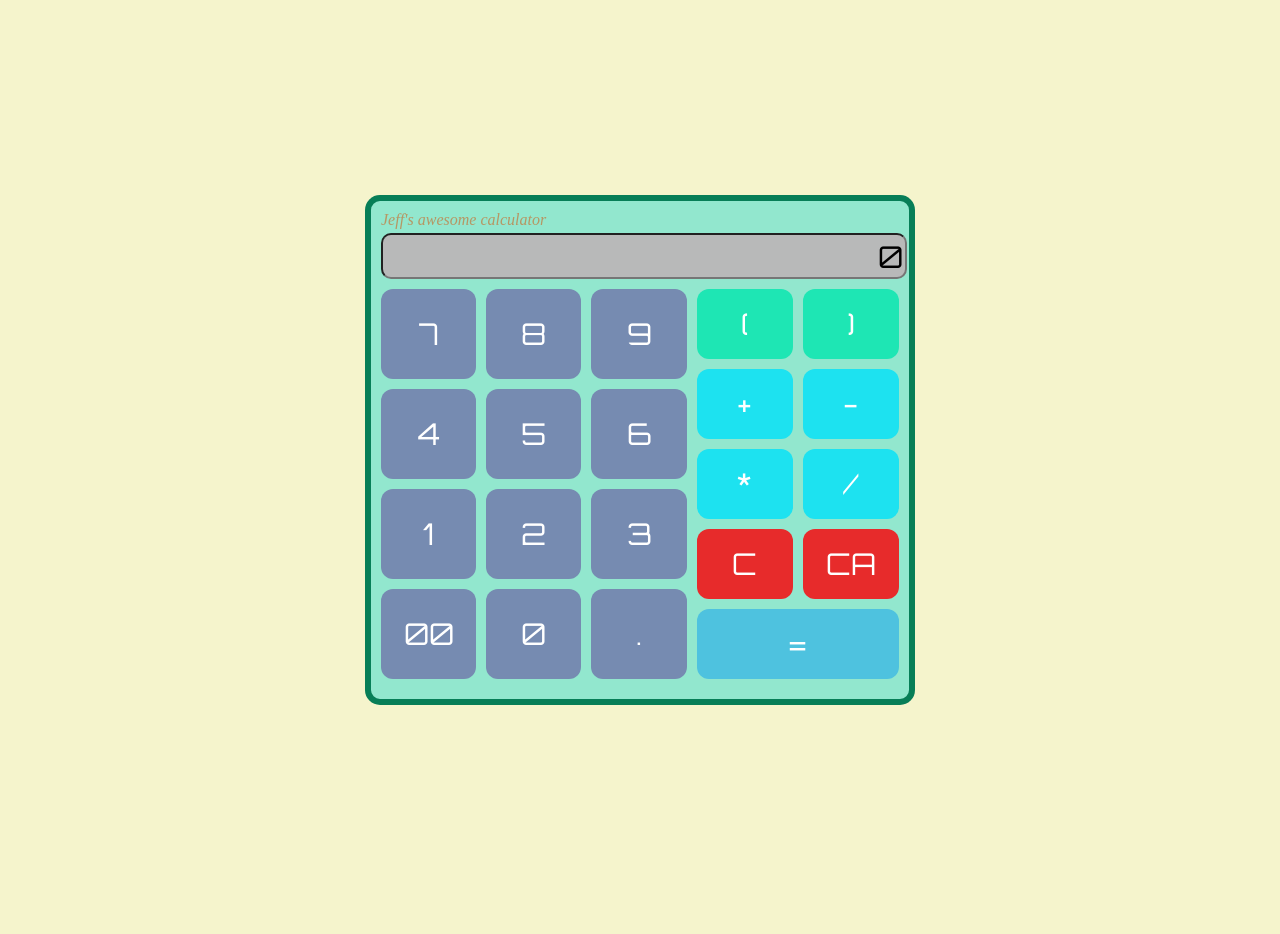
<file: projects/calculator-project/index.html>
<!DOCTYPE html>
<html>
  <head>
    <title>Jeff's Amazing Calculator</title>
    <meta charset="UTF-8">
    <link rel="stylesheet" href="styles/style.css" type="text/css">
    <!-- <meta name="viewport" content="width=device-width, initial-scale=1.0"> -->
    <link href="https://fonts.googleapis.com/css?family=Roboto+Mono:300,400,700" rel="stylesheet">
    <link href="https://fonts.googleapis.com/css?family=Orbitron" rel="stylesheet">
  </head>
  <body>
    <div id="container">
        <header>
            <h1></h1>
            <h1></h1>
        </header>
        <div id="calculator">
          <div id="model">
            <p>Jeff's awesome calculator</p>
          </div>
          <input id="screen" value=0>
          <div id="keypads">
            <div id="numbers">
              <div class='number' onclick="newInput(7)">7</div>
              <div class='number' onclick="newInput(8)">8</div>
              <div class='number' onclick="newInput(9)">9</div>
              <div class='number' onclick="newInput(4)">4</div>
              <div class='number' onclick="newInput(5)">5</div>
              <div class='number' onclick="newInput(6)">6</div>
              <div class='number' onclick="newInput(1)">1</div>
              <div class='number' onclick="newInput(2)">2</div>
              <div class='number' onclick="newInput(3)">3</div>
              <div class='number' onclick="newInput('00')">00</div>
              <div class='number' onclick="newInput(0)">0</div>
              <div class='number' onclick="newInput('.')">.</div>
            </div>
            <div id="others">
              <div class="parenthesis" onclick="newInput('(')">(</div>  
              <div class="parenthesis" onclick="newInput(')')">)</div>
              <div class="operator" onclick="newInput('+')">+</div>
              <div class="operator" onclick="newInput('-')">-</div>
              <div class="operator" onclick="newInput('*')">*</div>
              <div class="operator" onclick="newInput('/')">/</div>            
              <div id="clear" onclick="removeSingleInput()">C</div>
              <div id="clear" onclick="removeAllInput()">CA</div>
              <div id="result" onclick="evaluateFormula()">=</div>
            </div>
          </div>
        </div>
    </div>
    <script src="js/operations.js"></script>
    <script src="js/controls.js"></script>
    <script src="js/interactions.js"></script>
  </body>
</html>
</file>
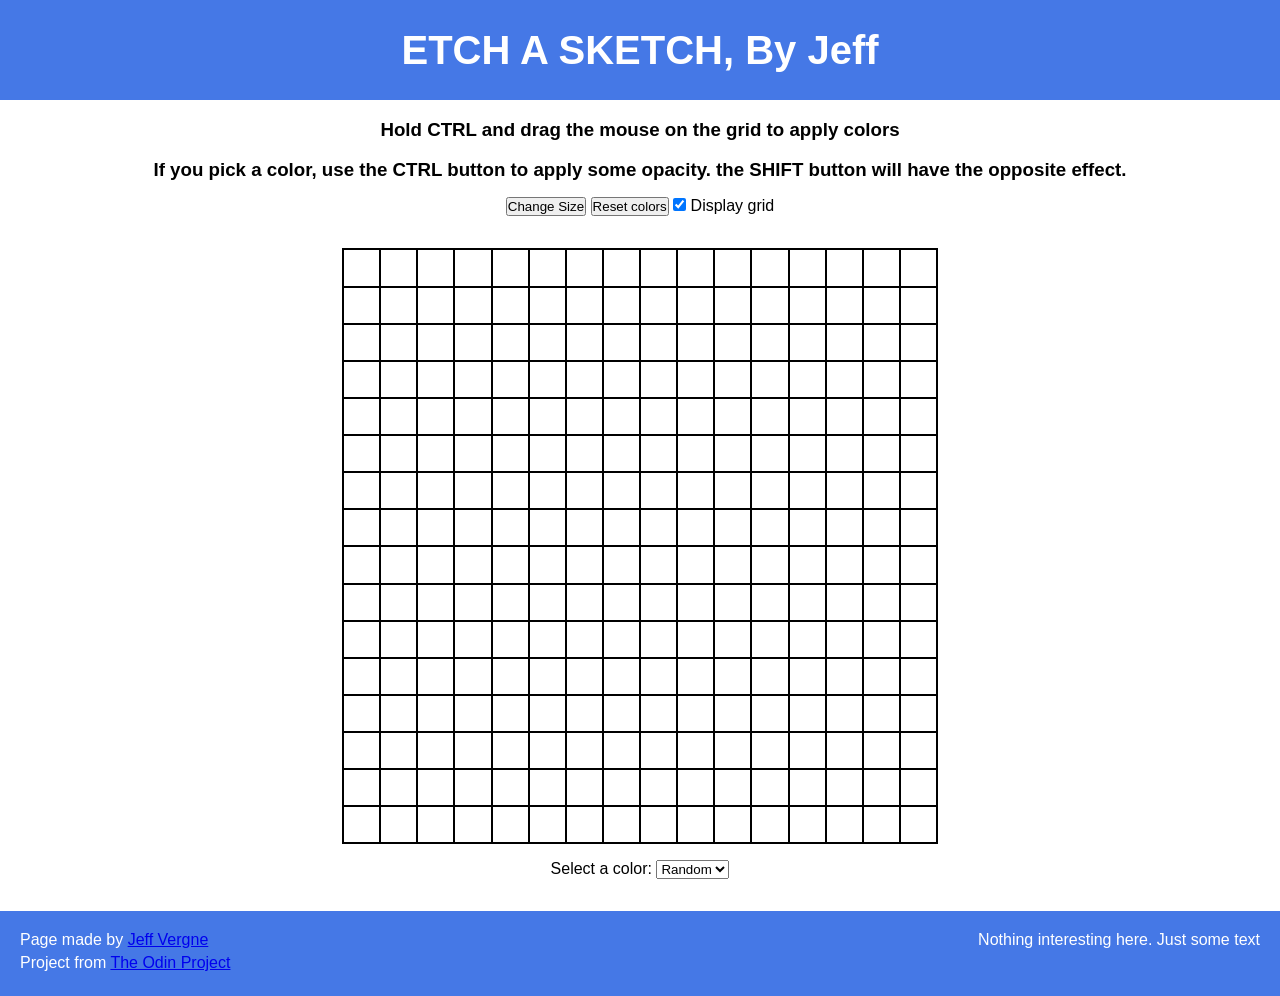
<file: projects/etch-a-sketch-project/index.html>
<!DOCTYPE html>

<head>
    <meta charset="UTF-8">
    <title>Etch a Sketch By Jeff</title>
    <link rel="stylesheet" href="styles/style.css">
</head>

<body>
    <div id="container">
        <header>
            <h1>ETCH A SKETCH, By Jeff</h1>
        </header>
        <div class="main">
            <h3>Hold CTRL and drag the mouse on the grid to apply colors</h3>
            <h3>If you pick a color, use the CTRL button to apply some opacity. the SHIFT button will have the opposite effect.</h3>
            <div class="buttonsUp">
                <button id="changeSize">Change Size</button>
                <button id="resetColors">Reset colors</button>
                <input type="checkbox" id="displayGrid" value="active" checked/>
                <label for="scales">Display grid</label>
            </div>
            <div id="grid">
            </div>
            <div class=buttonsDown>
                <p>Select a color: <select id="colorChosen" name="colorList" form="colorForm" onchange="changeColor.call(this, event)">
                        <option class="random" value="random">Random</option>
                        <option class="white" value="white">White</option>
                        <option class="black" value="black">Black</option>
                        <option class="purple" value="purple">Purple</option>
                        <option class="indigo" value="indigo">Indigo</option>
                        <option class="blue" value="blue">Blue</option>
                        <option class="green" value="green">Green</option>
                        <option class="yellow" value="yellow">Yellow</option>
                        <option class="orange" value="orange">Orange</option>
                        <option class="red" value="red">Red</option>
                    </select> </p>

            </div>
        </div>
        <footer>
            <div id="left">
                <p>Page made by <a href="https://github.com/JeffFromParis" target="_blank">Jeff Vergne</a></p>
                <p>Project from <a href="https://www.theodinproject.com/courses/web-development-101/lessons/etch-a-sketch-project"
                        target="_blank">The Odin Project</a></p>
            </div>
            <div id="right">
                <p>Nothing interesting here. Just some text</p>
            </div>
        </footer>
    </div>
    <script src="js/etch-a-sketch.js"></script>
</body>
</file>
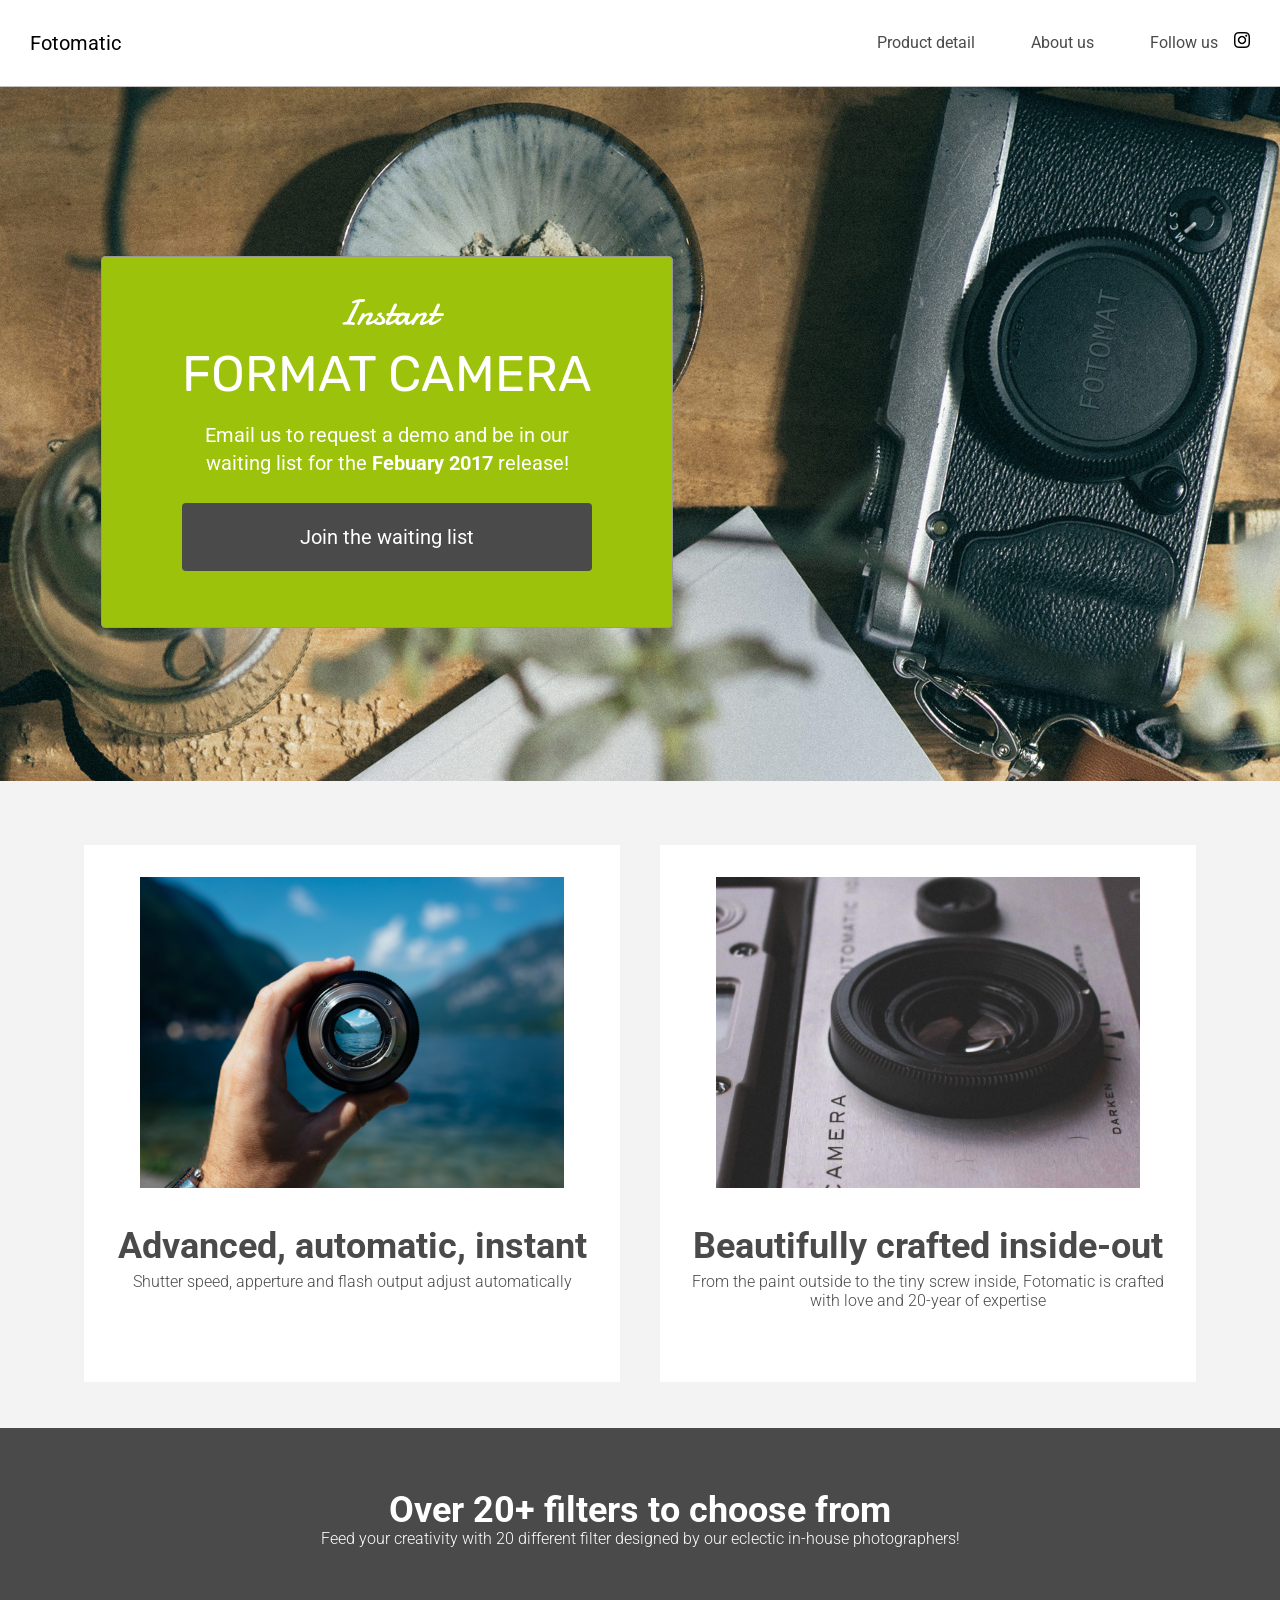
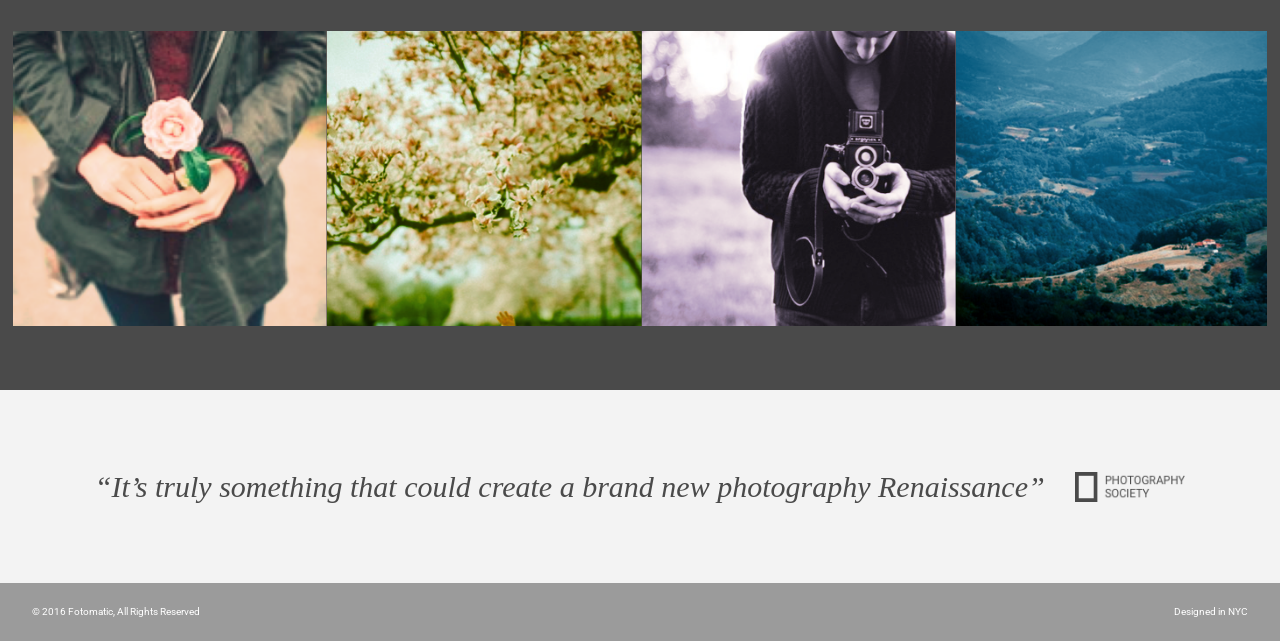
<file: projects/Fotomatic/index.html>
<!DOCTYPE html>
<html>
<head>
  <link href="https://fonts.googleapis.com/css?family=Damion" rel="stylesheet">
  <link href="https://fonts.googleapis.com/css?family=Rubik" rel="stylesheet">
  <link href="https://fonts.googleapis.com/css?family=Roboto:300,400,600,700" rel="stylesheet">
  <link rel="stylesheet" href="./resources/css/reset.css">
  <link rel="stylesheet" href="./resources/css/style.css">
  <title>Fotomatic</title>
</head>
<body>
  <!-- Header -->
  <header>
    <div class="content">
      <a href="index.html" class="desktop logo">Fotomatic</a>
      <nav class="desktop">
        <ul>
          <li><a href="#">Product detail</a></li>
          <li><a href="#">About us</a></li>
          <li><a href="https://www.instagram.com/">Follow us <img class="icon" src="./resources/images/instagram.png"></a></li>
          <li><a href="#" class="button">Join us</a></li>
        </ul>
      </nav>
      <nav class="mobile">
        <ul>
          <li><a href="#"><img src="./resources/images/ic-logo.svg"></a></li>
          <li><a href="#"><img src="./resources/images/ic-product-detail.svg"></a></li>
          <li><a href="#"><img src="./resources/images/ic-about-us.svg"></a></li>
          <li><a href="#" class="button">Join us</a></li>
        </ul>
      </nav>
    </div>
  </header>

  <!-- Main Content -->
  <div class="main-content">

    <!-- Sign Up Section -->
    <div id="sign-up-section" class="banner">
      <div id="sign-up-cta">
        <div class="content center">
          <div class="header">
            <h2 class="cursive">Instant</h2>
            <h1 class="striking">FORMAT CAMERA</h1>
          </div>
          <div class="email">
            <span>
              Email us to request a demo and be in our waiting list for the <strong>Febuary 2017</strong> release!
            </span>
            <div class="button">Join the waiting list</div>
          </div>
        </div>
      </div>
    </div>

    <!-- Features Section -->
    <div id="features-section">
      <div class="feature">
        <div class="center">
          <div class="image-container">
            <img src="resources/images/feature-1.png" />
          </div>
          <div class="content">
            <h2>Advanced, automatic, instant</h2>
            <h3>Shutter speed, apperture and flash output adjust automatically</h3>
          </div>
        </div>
      </div>
      <div class="feature">
        <div class="center">
          <div class="image-container">
            <img src="resources/images/feature-2.png" />
          </div>
          <div class="content">
            <h2>Beautifully crafted inside-out</h2>
            <h3>From the paint outside to the tiny screw inside, Fotomatic is crafted with love and 20-year of expertise</h3>
          </div>
        </div>
      </div>
    </div>

    <!-- Filters Section -->
    <div id="filters-section">
      <div class="content center">
        <h2>Over 20+ filters to choose from</h2>
        <h3>Feed your creativity with 20 different filter designed by our eclectic in-house photographers!</h3>
      </div>
      <div class="images-container">
        <div class="image-container">
          <img src="./resources/images/filter-1.png" />
        </div>
        <div class="image-container">
          <img src="./resources/images/filter-2.png" />
        </div>
        <div class="image-container">
          <img src="./resources/images/filter-3.png" />
        </div>
        <div class="image-container extra">
          <img src="./resources/images/filter-4.png" />
        </div>
      </div>
    </div>

    <!-- Quotes Section -->
    <div id="quotes-section">
      <div class="content center">
        <span class="quote">“It’s truly something that could create a brand new photography Renaissance”</span>
        <img class="quote-citation" src="./resources/images/photography-logo.png" />
      </div>
    </div>

    <!-- Footer -->
    <footer>
      <div class="content">
        <span class="copyright">© 2016  Fotomatic, All Rights Reserved</span>
        <span class="location">Designed in NYC</span>
      </div>
    </footer>

  </div>
</body>
</html>
</file>
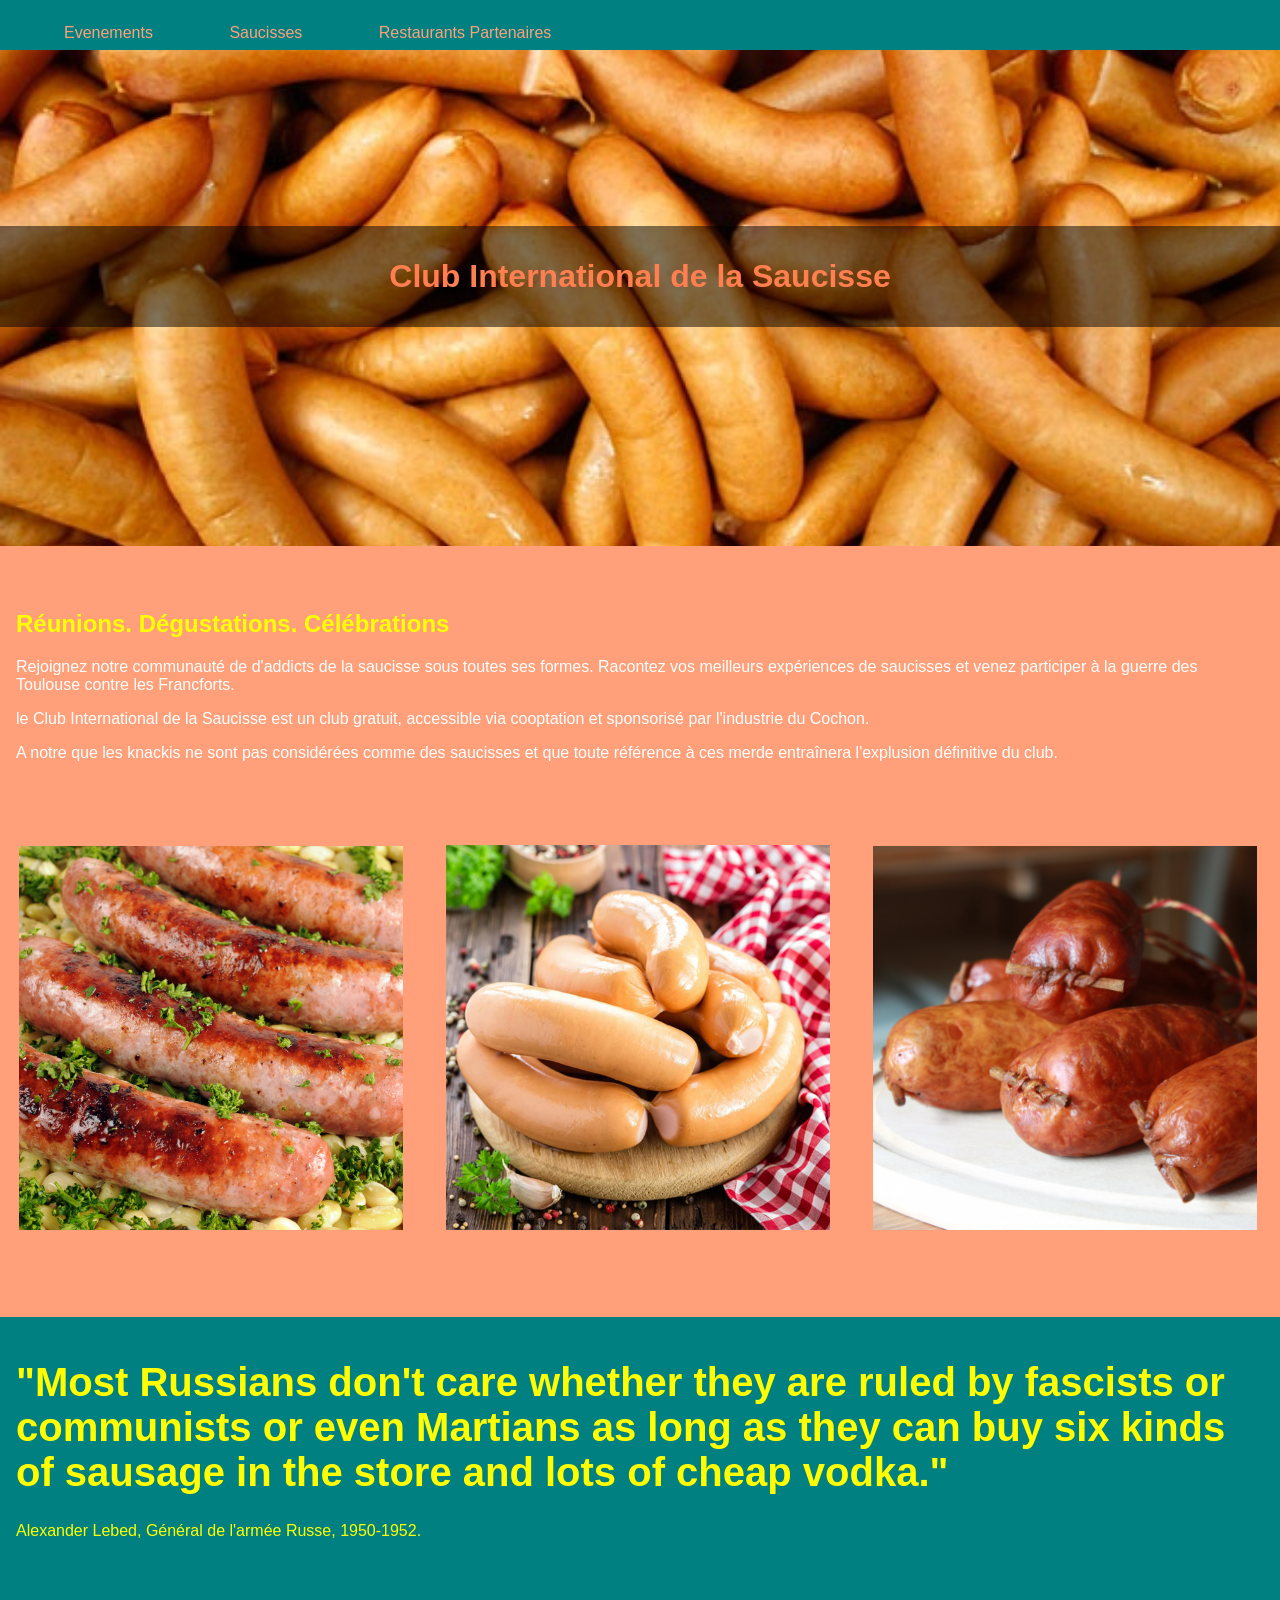
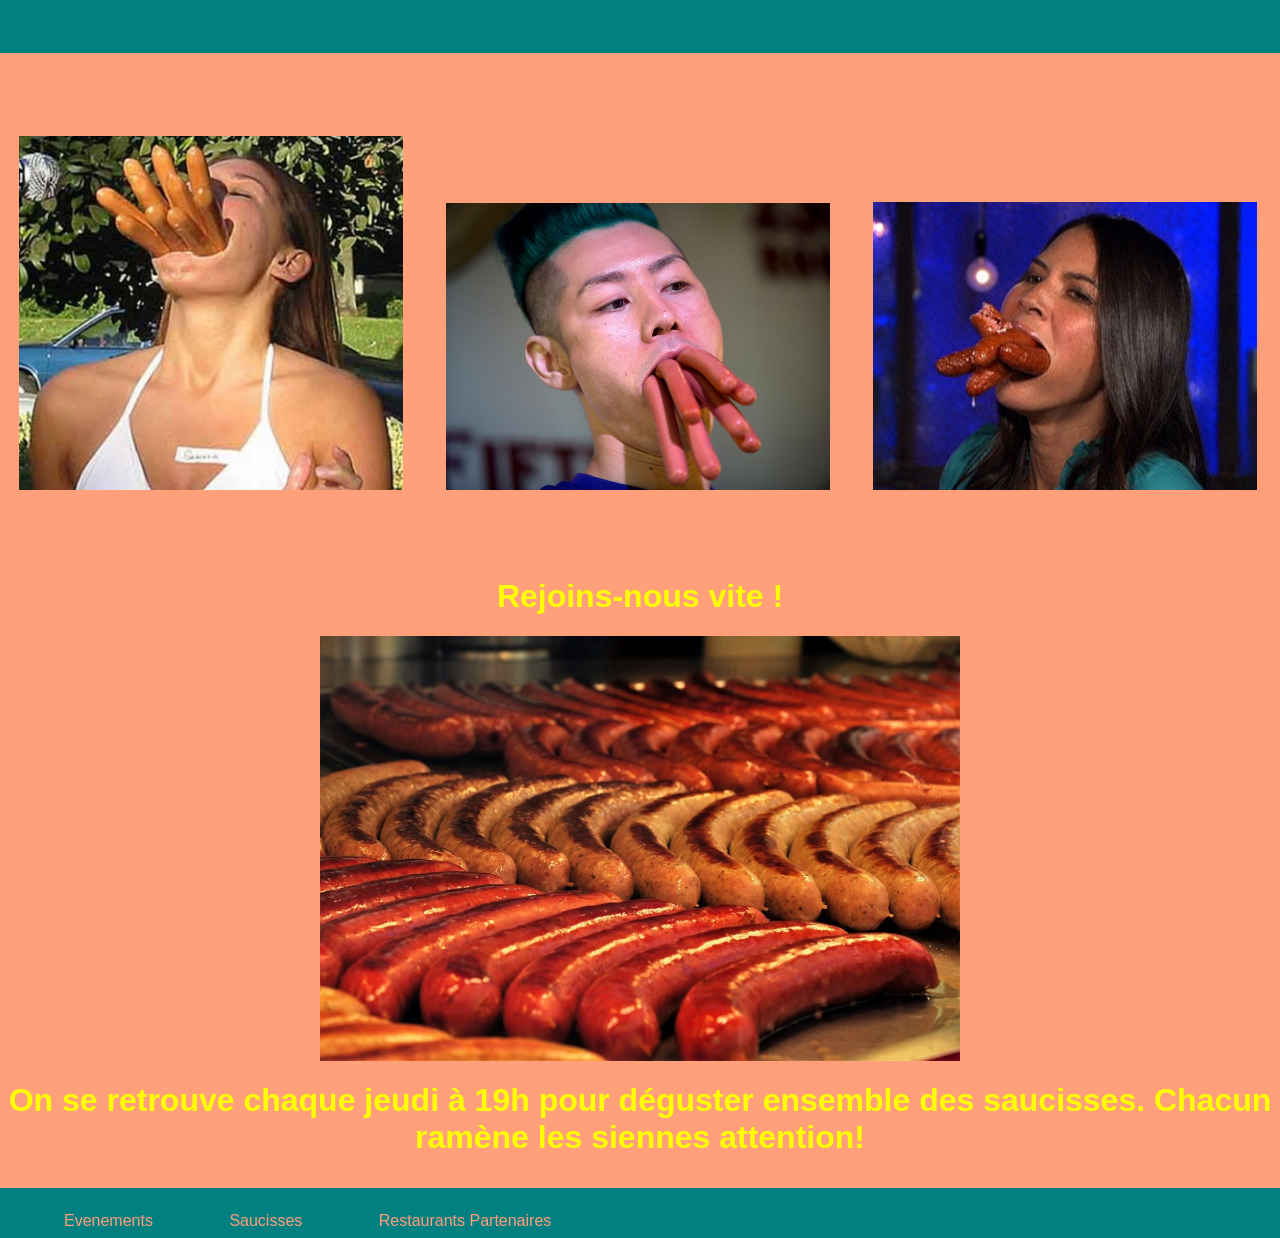
<file: projects/Responsive Club Website/index.html>
<html lang="en">
<head>
    <meta charset="UTF-8">
    <meta http-equiv="X-UA-Compatible" content="IE=edge">
    <meta name="viewport" content="width=device-width, initial-scale=1.0">
    <meta name="description" content="A fake club website about sausages.">
    <meta name="author" content="Jeff Vergne">
    <link rel="preconnect" href="https://fonts.googleapis.com">
    <link rel="preconnect" href="https://fonts.gstatic.com" crossorigin>
    <link href="https://fonts.googleapis.com/css2?family=Montserrat:ital,wght@0,200;0,400;0,700;1,200;1,400;1,700&display=swap" rel="stylesheet">
    <link rel="stylesheet" href="./styles.css">
    <title>Club International de la Saucisse</title>
</head>
<body>
    <div class = "nav">
        <ul>
            <a href=""><li>Evenements</li></a>
            <a href=""><li>Saucisses</li></a>
            <a href=""><li>Restaurants Partenaires</li></a>
        </ul>
    </div>

    <div class = "intro">
        <h1>Club International de la Saucisse</h1>
    </div>

    <div class = "summary">
        <h2>Réunions. Dégustations. Célébrations</h2>
        <p>Rejoignez notre communauté de d'addicts de la saucisse sous toutes ses formes. Racontez vos meilleurs expériences de saucisses et venez participer à la guerre des Toulouse contre les Francforts.</p>
        <p>le Club International de la Saucisse est un club gratuit, accessible via cooptation et sponsorisé par l'industrie du Cochon.</p>
        <p>A notre que les knackis ne sont pas considérées comme des saucisses et que toute référence à ces merde entraînera l'explusion définitive du club.</p>
    </div>

    <div class = "photos">
        <img src="./img/toulouse.jpg" alt="saucisses de Toulouse">
        <img src="./img/francfort.jpg" alt="saucisses de Francfort">
        <img src="./img/morteau.png" alt="saucisses de Morteau">
    </div>

    <div class = "testimonial">
        <h1>"Most Russians don't care whether they are ruled by fascists or communists or even Martians as long as they can buy six kinds of sausage in the store and lots of cheap vodka."</h1>
        <p>Alexander Lebed, Général de l'armée Russe, 1950-1952.</p>
    </div>

    <div class = "photos">
        <img src="./img/fun_1.jpg" alt="">
        <img src="./img/fun_2.jpg" alt="">
        <img src="./img/fun_3.jpg" alt="">
    </div>

    <div class = "meetup">
        <h1>Rejoins-nous vite !</h1>
        <img src="./img/bratwurst.jpg" alt="bratwurts">
        <h1>On se retrouve chaque jeudi à 19h pour déguster ensemble des saucisses. Chacun ramène les siennes attention!</h1>
    </div>

    <div class = "nav">
        <ul>
            <a href=""><li>Evenements</li></a>
            <a href=""><li>Saucisses</li></a>
            <a href=""><li>Restaurants Partenaires</li></a>
        </ul>
    </div>
</body>
</html>
</file>
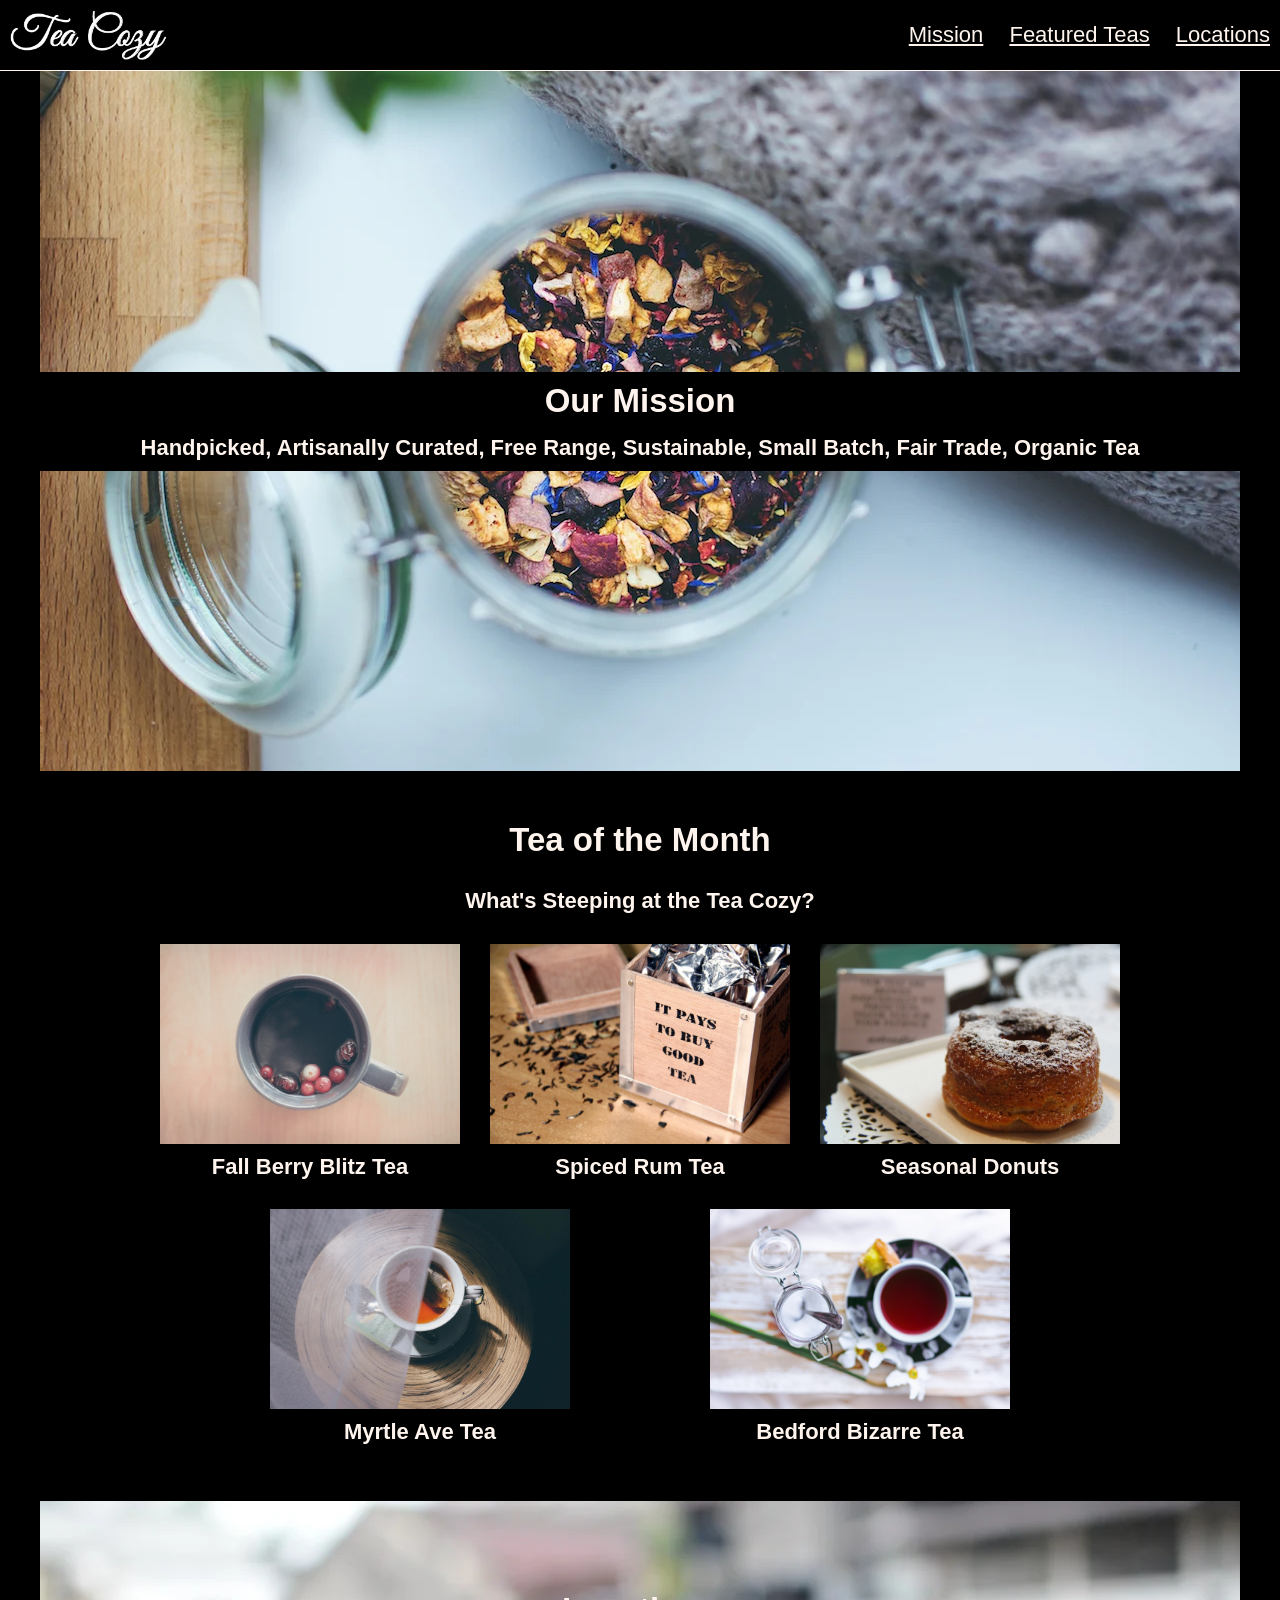
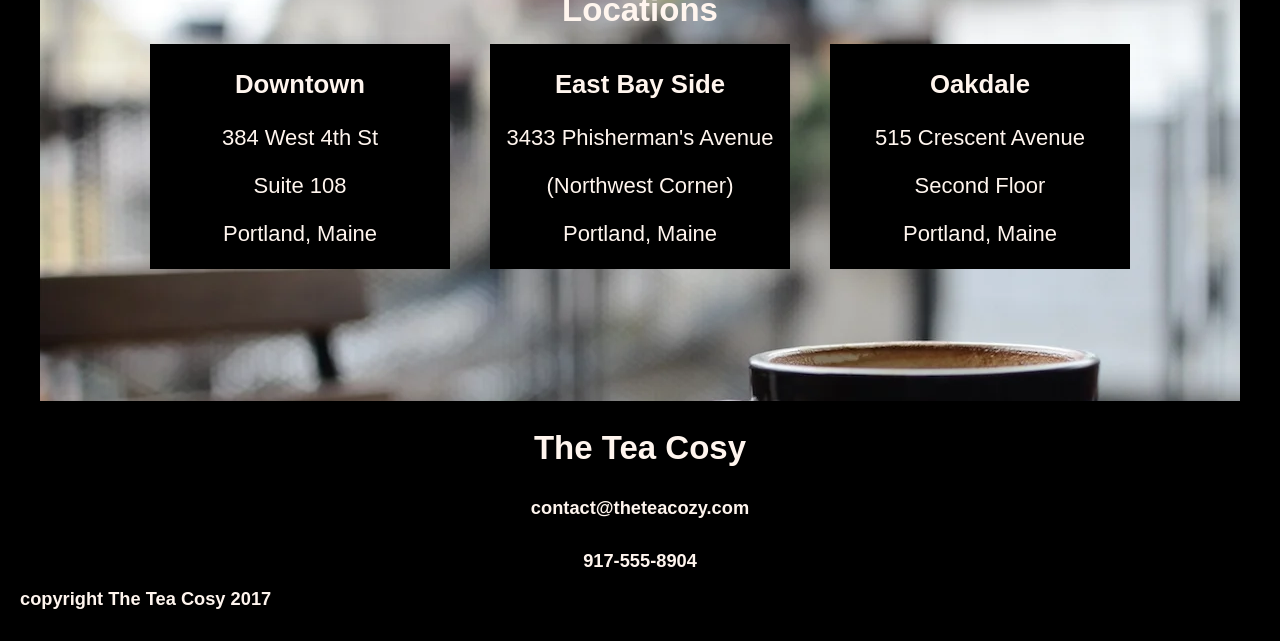
<file: projects/Tea Cozy/index.html>
<!doctype html>

<html lang="en">
<head>
  <meta charset="utf-8">
  <meta name="viewport" content="width=device-width, initial-scale=1">

  <title>Tea Cozy</title>
  <meta name="description" content="A fake tea company website.">
  <meta name="author" content="Jeff Vergne">

  <link rel="stylesheet" href="style.css">

</head>

<body>
    <header>
        <a href="index.html"><img src="img/img-tea-cozy-logo.jpg" alt="Tea Cozy logo"></a>
        <div id="navright">
            <a href="#mission">Mission</a>
            <a href="#features">Featured Teas</a>
            <a href="#contact">Locations</a>
        </div>
    </header>
    <main>
        <section id = "mission">
            <div id = "mission-content">
                <h2>Our Mission</h2>
                <h4>Handpicked, Artisanally Curated, Free Range, Sustainable, Small Batch, Fair Trade, Organic Tea</h4>
            </div>
        </section>
        <section id = "features">
            <div id="feature-intro">
                <h2>Tea of the Month</h2>
                <h4>What's Steeping at the Tea Cozy?</h4>
            </div>
            <div id="tea-samples">
                <div class="sample">
                    <div class = "sample-img">
                        <img src="img/img-berryblitz.jpg" alt="">
                    </div>
                    <div class = "sample-name">
                        <h4>Fall Berry Blitz Tea</h4>
                    </div>
                </div>
                <div class="sample">
                    <div class = "sample-img">
                        <img src="img/img-spiced-rum.jpg" alt="">
                    </div>
                    <div class = "sample-name">
                        <h4>Spiced Rum Tea</h4>
                    </div>
                </div>
                <div class="sample">
                    <div class = "sample-img">
                        <img src="img/img-donut.jpg" alt="">
                    </div>
                    <div class = "sample-name">
                        <h4>Seasonal Donuts</h4>
                    </div>
                </div>
                <div class="sample">
                    <div class = "sample-img">
                        <img src="img/img-myrtle-ave.jpg" alt="">
                    </div>
                    <div class = "sample-name">
                        <h4>Myrtle Ave Tea</h4>
                    </div>
                </div>
                <div class="sample">
                    <div class = "sample-img">
                        <img src="img/img-bedford-bizarre.jpg" alt="">
                    </div>
                    <div class = "sample-name">
                        <h4>Bedford Bizarre Tea</h4>
                    </div>
                </div>
            </div>
        </section>
        <section id = "locations">
            <h2>Locations</h2>
            <div class="locations-samples">
                <div class = "location">
                    <h3>Downtown</h3>
                    <p>384 West 4th St</p>
                    <p>Suite 108</p>
                    <p>Portland, Maine</p>
                </div>
                <div class = "location">
                    <h3>East Bay Side</h3>
                    <p>3433 Phisherman's Avenue</p>
                    <p>(Northwest Corner)</p>
                    <p>Portland, Maine</p>
                </div>
                <div class = "location">
                    <h3>Oakdale</h3>
                    <p>515 Crescent Avenue</p>
                    <p>Second Floor</p>
                    <p>Portland, Maine</p>
                </div>
            </div>
        </section>
        <section id = "contact">
            <h2>The Tea Cosy</h2>
            <h5>contact@theteacozy.com</h5>
            <h5>917-555-8904</h5>
        </section>
    </main>
    <footer>
        <h5>copyright The Tea Cosy 2017</h5>
    </footer>
    <!-- no script expected in that project 
    <script src="js/scripts.js"></script>
     -->
</body>
</html>
</file>
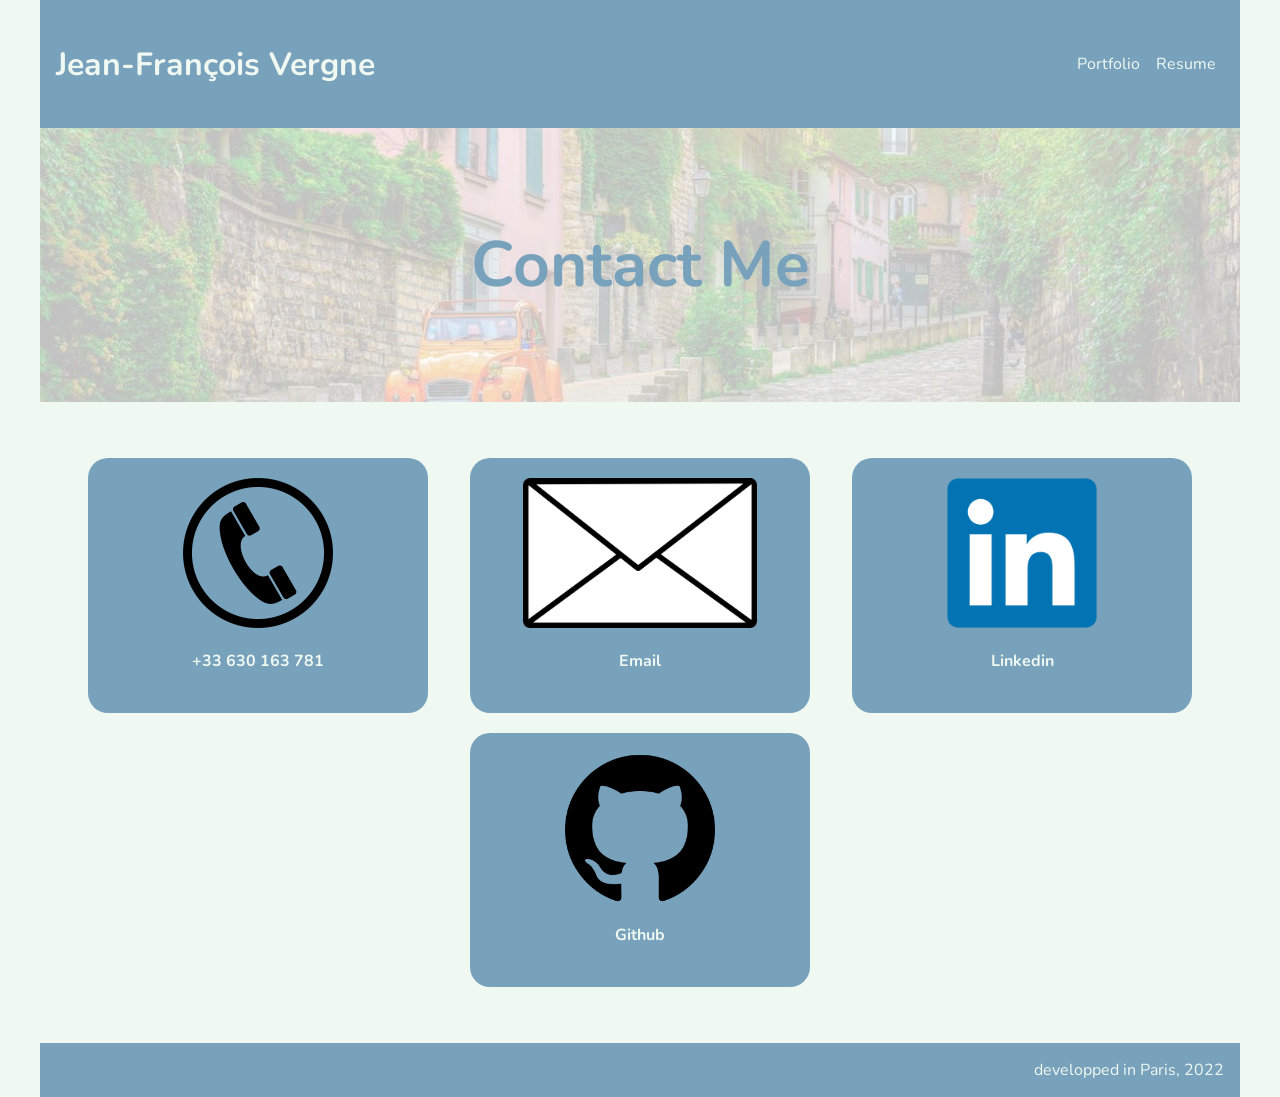
<file: contact.html>
<!doctype html>
<html lang="en">
    <head>
        <meta charset="utf-8">
        <meta name="description" content="Jeff Vergne's Portfolio">
        <meta name="author" content="Jeff Vergne's Portfolio">
        <meta content="width=device-width, initial-scale=1" name="viewport" />
        <title>Jeff Vergne</title>
        <link rel="shortcut icon" href="./img/icon.ico" type="image/x-icon">
        <link rel="preconnect" href="https://fonts.googleapis.com">
        <link rel="preconnect" href="https://fonts.gstatic.com" crossorigin>
        <link href="https://fonts.googleapis.com/css2?family=Dancing+Script&family=Lato:ital,wght@0,400;0,700;1,400&display=swap" rel="stylesheet">
        <link href="https://fonts.googleapis.com/css2?family=Nunito:ital,wght@0,300;0,400;0,700;1,300;1,400;1,700&display=swap" rel="stylesheet">
        <link rel="stylesheet" href="styles/styles.css">
    </head>

    <body>
        <nav>
            <h2 id="logo">Jean-François Vergne</h2>
            <ul class="navigation-items">
              <!-- <li class="navigation-item"><a href="./index.html#about-me">About Me</a></li>
              <li class="navigation-item"><a href="./index.html#projects">Projects</a></li>
              <li class="navigation-item"><a href="./index.html#skills">Skills</a></li> -->
              <li class="navigation-item"><a href="./index.html">Portfolio</a></li>
              <li class="navigation-item"><a href="./resume.html">Resume</a></li>
            </ul>
        </nav>
        <main>
            <section id="banner-contact" class="banner">
                <h1>Contact Me</h1>
            </section>
            <section id="contact-me">
                <div class = "items-container centered">
                    <div class="item">
                        <div class = "item-img">
                            <img src="img/phone-logo.png" alt="">
                        </div>
                        <div class = "item-name">
                            <h4>+33 630 163 781</h4>
                        </div>
                    </div>
                    <div class="item">
                        <div class = "item-img">
                            <img src="img/email-logo.png" alt="">
                        </div>
                        <div class = "item-name">
                            <h4><a href = "mailto: vergnejf@gmail.com">Email</a></h4>
                        </div>
                    </div>
                    <div class="item">
                        <div class = "item-img">
                            <img src="img/linkedin-logo.png" alt="">
                        </div>
                        <div class = "item-name">
                            <h4><a href = "https://www.linkedin.com/in/jean-fran%C3%A7ois-vergne-65077174/" target ="_blank">Linkedin</a></h4>
                        </div>
                    </div>
                    <div class="item">
                        <div class = "item-img">
                            <img src="img/github-logo.png" alt="">
                        </div>
                        <div class = "item-name">
                            <h4><a href = "https://github.com/JeffFromParis" target ="_blank">Github</a></h4>
                        </div>
                    </div>
            </section>
        </main>
        <footer>
            developped in Paris, 2022
        </footer>
    </body>
</html>
</file>
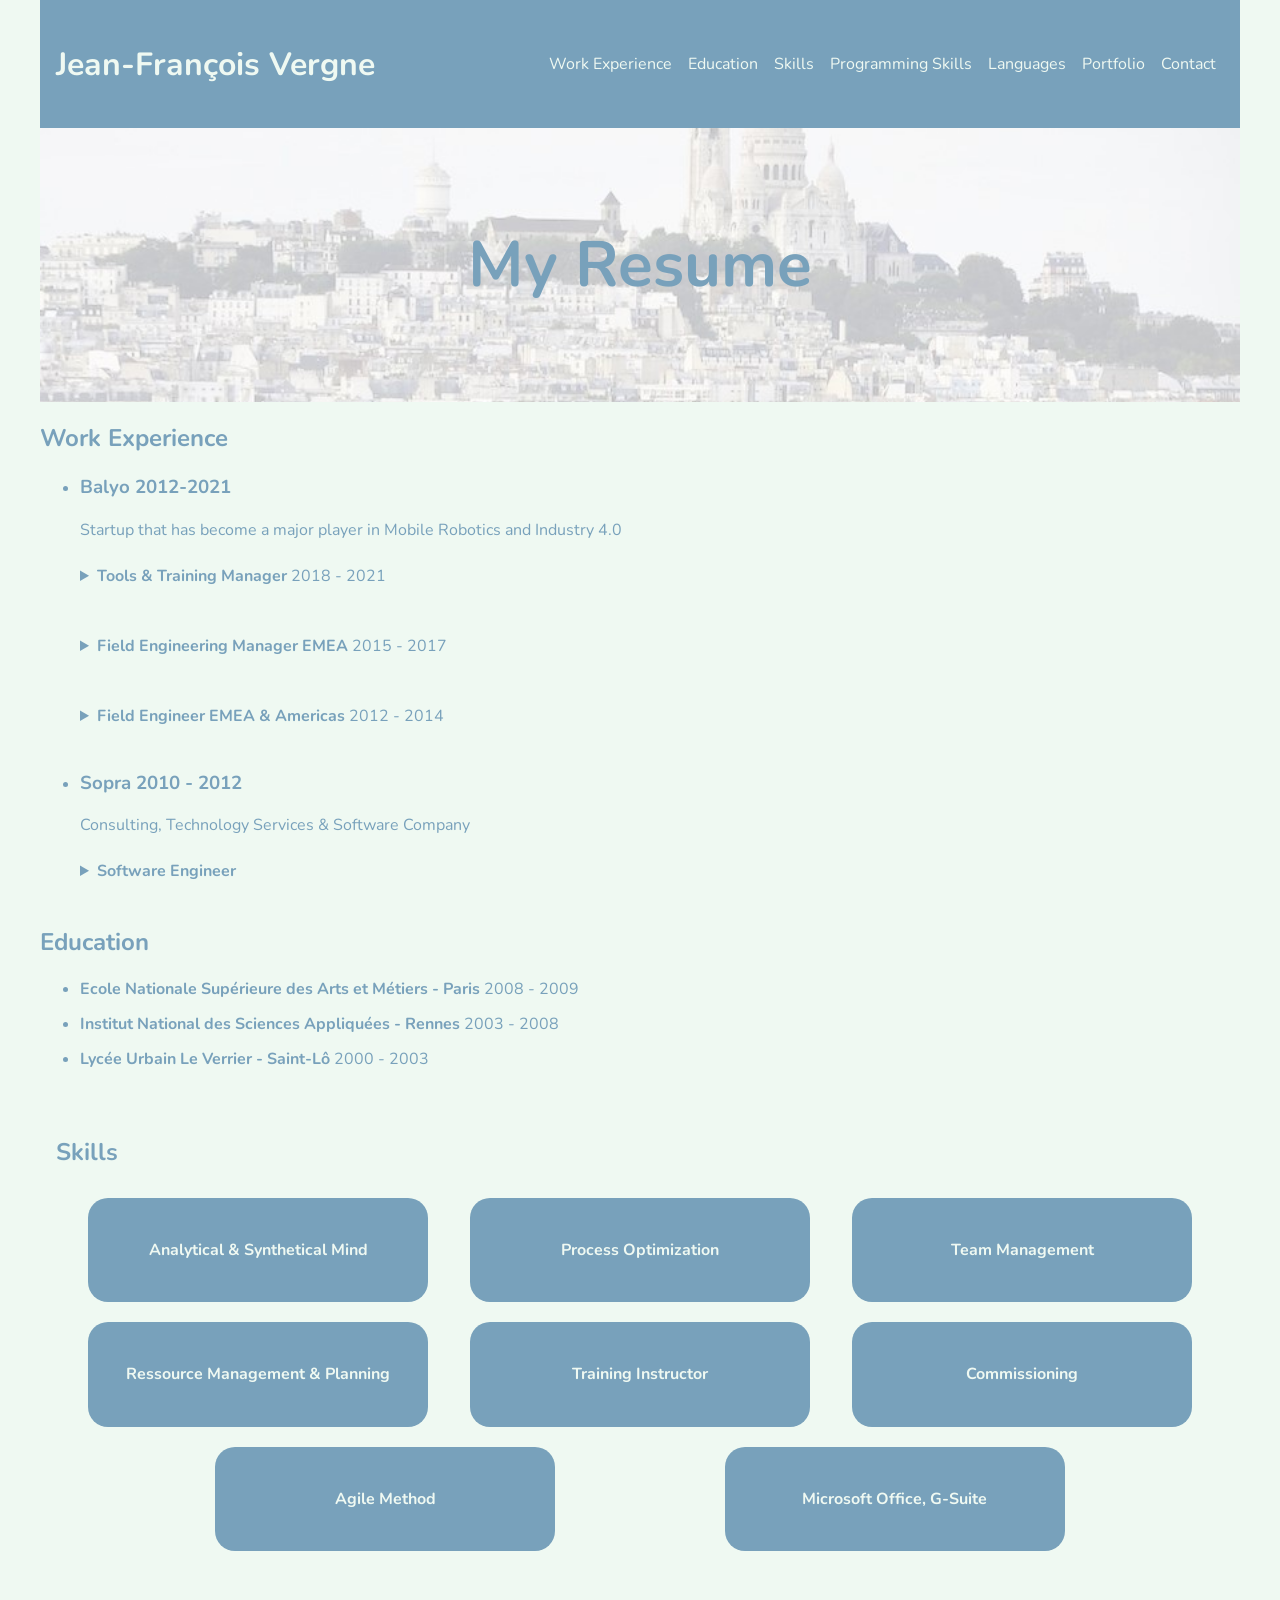
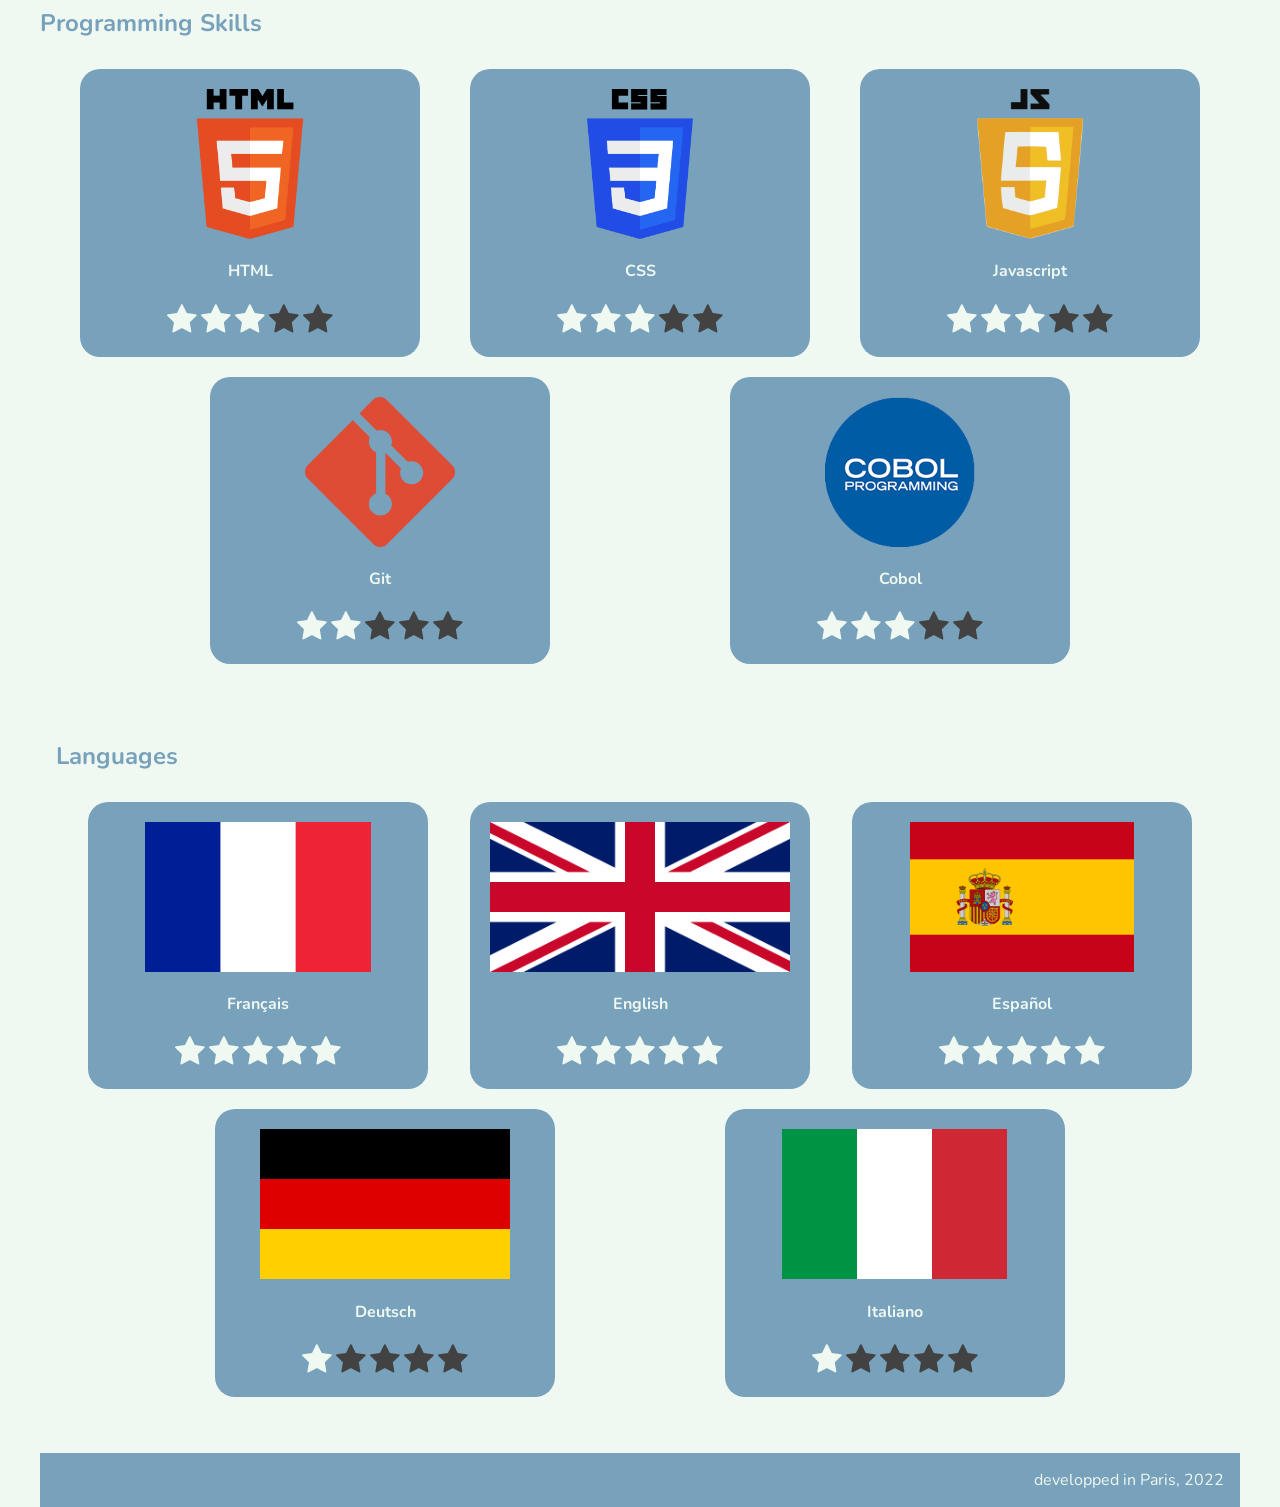
<file: resume.html>
<!doctype html>
<html lang="en">
<head>
    <meta charset="utf-8">
    <meta name="description" content="Jeff Vergne's Portfolio">
    <meta name="author" content="Jeff Vergne's Portfolio">
    <meta content="width=device-width, initial-scale=1" name="viewport" />
    <title>Jeff Vergne</title>
    <link rel="shortcut icon" href="./img/icon.ico" type="image/x-icon">
    <link rel="preconnect" href="https://fonts.googleapis.com">
    <link rel="preconnect" href="https://fonts.gstatic.com" crossorigin>
    <link href="https://fonts.googleapis.com/css2?family=Dancing+Script&family=Lato:ital,wght@0,400;0,700;1,400&display=swap" rel="stylesheet">
    <link href="https://fonts.googleapis.com/css2?family=Nunito:ital,wght@0,300;0,400;0,700;1,300;1,400;1,700&display=swap" rel="stylesheet">
    <link rel="stylesheet" href="styles/styles.css">
    <link rel="stylesheet" href="https://cdnjs.cloudflare.com/ajax/libs/font-awesome/4.7.0/css/font-awesome.min.css"> <!--icon library-->

</head>

<body>
    <nav>
        <h2 id="logo">Jean-François Vergne</h2>
        <ul class="navigation-items">
            <li class="navigation-item"><a href="./resume.html#experiences">Work Experience</a></li>
            <li class="navigation-item"><a href="./resume.html#education">Education</a></li>
            <li class="navigation-item"><a href="./resume.html#skills">Skills</a></li><li class="navigation-item"><a href="./resume.html#programming-skills">Programming Skills</a></li>
            <li class="navigation-item"><a href="./resume.html#langauges">Languages</a></li>
            <li class="navigation-item"><a href="./index.html">Portfolio</a></li>
            <li class="navigation-item"><a href="./contact.html">Contact</a></li>
        </ul>
    </nav>
    <main>
        <section id="banner-resume" class="banner">
            <h1>My Resume</h1>
        </section>
        <section id=experiences>
            <h2>Work Experience</h2>
            <ul>
                <li>
                    <h3><a href="https://www.balyo.com" target="_blank">Balyo</a> 2012-2021</h3>
                    <p>Startup that has become a major player in Mobile Robotics and Industry 4.0</p>
                    <details>
                        <summary>
                            <strong>Tools & Training Manager</strong> 2018 - 2021
                        </summary>
                        <ul>
                            <li>
                                <strong>Agile design of a multi-application web portal</strong> bringing together links to internal services (leave, remote controls of robots…) or external services (offers simulation, training...). <strong>Management of a team of 4developers.</strong> <em>(Stack: React, Redux, Node, MongoDB, Auth0).</em>
                            </li>
                            <li>
                                <strong>Agile design of a web planning, organization and reporting platform</strong> for the various company departments (production, delivery, service, revenue recognition…), from functional analysis to deployment and maintenance. <strong>Management of the provider relationship.</strong>
                            </li>
                            <li>
                                <strong>Creation, maintenance and animation of technical training modules</strong> for the position of Field Engineer for business partners (Linde, Hyster-Yale). More than 70 engineers trained during 4-week sessions. Training provided in French, English and Spanish. <strong>Administration of the online training platform</strong>
                            </li>
                        </ul>
                    </details>
                    <details>
                        <summary>
                            <strong>Field Engineering Manager EMEA</strong> 2015 - 2017
                        </summary>
                        <ul>
                            <li>
                                <strong>Creation and management of a 16 Field Engineers team:</strong> recruitment and internal training process management, commissioning planning management and workload definition.
                            </li>
                            <li>
                                Design and development of activity tracking tools.
                            </li>
                            <li>
                                Technical assistance to Field Engineers and Maintenance department as technology expert.
                            </li>
                            <li>
                                Design and implementation of a standard commissioning process.
                            </li>
                            <li>
                                Interface with R&D team.
                            </li>
                        </ul>
                    </details>
                    <details>
                        <summary>
                             <strong>Field Engineer EMEA & Americas</strong> 2012 - 2014
                        </summary>
                        <ul>
                            <li>
                                <strong>Mobile robots and associated monitoring softwares programming</strong> (proprietary language close to C).
                            </li>
                            <li>
                                Robots deployment on customer sites and end-users training, from operators to site managers. (75% of travel).
                            </li>
                            <li>
                                Key Contributor to customer relationship.
                            </li>
                            <li>
                                Software Maintenance on running projects.
                            </li>
                        </ul>
                    </details>
                </li>
                <li>
                    <h3><a href="https://www.soprasteria.fr/#" target="_blank">Sopra</a> 2010 - 2012</h3>
                    <p>Consulting, Technology Services & Software Company
                    </p>
                    <details>
                        <summary>
                            <strong>Software Engineer</strong>    
                        </summary>
                        <ul>
                            <li>
                                <strong>Design of an ATM management software</strong> for a major French bank (Société Générale): customer requirements analysis, functional specifications drafting, programming (Cobol, MVS, DB2, JCL).
                            </li>
                        </ul>
                    </details>
                </li>
            </ul>
        </section>
        <section id=education>
            <h2>Education</h2>
            <ul>
                <li><strong><a href="https://artsetmetiers.fr/" target="_blank">Ecole Nationale Supérieure des Arts et Métiers - Paris</a></strong> 2008 - 2009</li>
                <li><strong><a href="https://www.insa-rennes.fr/" target="_blank">Institut National des Sciences Appliquées - Rennes</a></strong> 2003 - 2008</li>
                <li><strong><a href="https://lycee-leverrier.etab.ac-caen.fr/" target="_blank">Lycée Urbain Le Verrier - Saint-Lô</a></strong> 2000 - 2003</li>
            </ul>
        </section>
        <section id="skills">
            <h2>Skills</h2>
            <div class="items-container centered">
                <div class="item">
                    <div class = "item-name">
                        <h4>Analytical & Synthetical Mind</h4>
                    </div>
                </div>
                <div class="item">
                    <div class = "item-name">
                        <h4>Process Optimization</h4>
                    </div>
                </div>
                <div class="item">
                    <div class = "item-name">
                        <h4>Team Management</h4>
                    </div>
                </div>
                <div class="item">
                    <div class = "item-name">
                        <h4>Ressource Management & Planning</h4>
                    </div>
                </div>
                <div class="item">
                    <div class = "item-name">
                        <h4>Training Instructor</h4>
                    </div>
                </div>
                <div class="item">
                    <div class = "item-name">
                        <h4>Commissioning</h4>
                    </div>
                </div>
                <div class="item">
                    <div class = "item-name">
                        <h4>Agile Method</h4>
                    </div>
                </div>
                <div class="item">
                    <div class = "item-name">
                        <h4>Microsoft Office, G-Suite</h4>
                    </div>
                </div>
            </div>
        </section>
        <section id ="programming-skills">
            <h2>Programming Skills</h2>
            <div class = "items-container centered">
                <div class="item">
                    <div class = "item-img">
                        <img src="img/programming-logos/html-logo.png" alt="">
                    </div>
                    <div class = "item-name">
                        <h4>HTML</h4>
                    </div>
                    <div class='item-rating'>
                        <span class="fa fa-star checked" style="font-size: 2rem;"></span>
                        <span class="fa fa-star checked" style="font-size: 2rem;"></span>
                        <span class="fa fa-star checked" style="font-size: 2rem;"></span>
                        <span class="fa fa-star unchecked" style="font-size: 2rem;"></span>
                        <span class="fa fa-star unchecked" style="font-size: 2rem;"></span>
                    </div>
                </div>
                <div class="item">
                    <div class = "item-img">
                        <img src="img/programming-logos/css-logo.png" alt="">
                    </div>
                    <div class = "item-name">
                        <h4>CSS</h4>
                    </div>
                    <div class='item-rating'>
                        <span class="fa fa-star checked" style="font-size: 2rem;"></span>
                        <span class="fa fa-star checked" style="font-size: 2rem;"></span>
                        <span class="fa fa-star checked" style="font-size: 2rem;"></span>
                        <span class="fa fa-star unchecked" style="font-size: 2rem;"></span>
                        <span class="fa fa-star unchecked" style="font-size: 2rem;"></span>
                    </div>
                </div>
                <div class="item">
                    <div class = "item-img">
                        <img src="img/programming-logos/javascript-logo.png" alt="">
                    </div>
                    <div class = "item-name">
                        <h4>Javascript</h4>
                    </div>
                    <div class='item-rating'>
                        <span class="fa fa-star checked" style="font-size: 2rem;"></span>
                        <span class="fa fa-star checked" style="font-size: 2rem;"></span>
                        <span class="fa fa-star checked" style="font-size: 2rem;"></span>
                        <span class="fa fa-star unchecked" style="font-size: 2rem;"></span>
                        <span class="fa fa-star unchecked" style="font-size: 2rem;"></span>
                    </div>
                </div>
                <div class="item">
                    <div class = "item-img">
                        <img src="img/programming-logos/git-logo.png" alt="">
                    </div>
                    <div class = "item-name">
                        <h4>Git</h4>
                    </div>
                    <div class='item-rating'>
                        <span class="fa fa-star checked" style="font-size: 2rem;"></span>
                        <span class="fa fa-star checked" style="font-size: 2rem;"></span>
                        <span class="fa fa-star unchecked" style="font-size: 2rem;"></span>
                        <span class="fa fa-star unchecked" style="font-size: 2rem;"></span>
                        <span class="fa fa-star unchecked" style="font-size: 2rem;"></span>
                    </div>
                </div>
                <div class="item">
                    <div class = "item-img">
                        <img src="img/programming-logos/cobol-logo.png" alt="">
                    </div>
                    <div class = "item-name">
                        <h4>Cobol</h4>
                    </div>
                    <div class='item-rating'>
                        <span class="fa fa-star checked" style="font-size: 2rem;"></span>
                        <span class="fa fa-star checked" style="font-size: 2rem;"></span>
                        <span class="fa fa-star checked" style="font-size: 2rem;"></span>
                        <span class="fa fa-star unchecked" style="font-size: 2rem;"></span>
                        <span class="fa fa-star unchecked" style="font-size: 2rem;"></span>
                    </div>
                </div>
            </div>
        </section>
        <section id="languages">
            <h2>Languages</h2>
            <div class="items-container centered">
                <div class="item">
                    <div class = "item-img">
                        <img src="img/flags/french-flag.png" alt="">
                    </div>
                    <div class = "item-name">
                        <h4>Français</h4>
                    </div>
                    <div class='item-rating'>
                        <span class="fa fa-star checked" style="font-size: 2rem;"></span>
                        <span class="fa fa-star checked" style="font-size: 2rem;"></span>
                        <span class="fa fa-star checked" style="font-size: 2rem;"></span>
                        <span class="fa fa-star checked" style="font-size: 2rem;"></span>
                        <span class="fa fa-star checked" style="font-size: 2rem;"></span>
                    </div>
                </div>
                <div class="item">
                    <div class = "item-img">
                        <img src="img/flags/uk-flag.png" alt="">
                    </div>
                    <div class = "item-name">
                        <h4>English</h4>
                    </div>
                    <div class='item-rating'>
                        <span class="fa fa-star checked" style="font-size: 2rem;"></span>
                        <span class="fa fa-star checked" style="font-size: 2rem;"></span>
                        <span class="fa fa-star checked" style="font-size: 2rem;"></span>
                        <span class="fa fa-star checked" style="font-size: 2rem;"></span>
                        <span class="fa fa-star checked" style="font-size: 2rem;"></span>
                    </div>
                </div>
                <div class="item">
                    <div class = "item-img">
                        <img src="img/flags/spanish-flag.png" alt="">
                    </div>
                    <div class = "item-name">
                        <h4>Español</h4>
                    </div>
                    <div class='item-rating'>
                        <span class="fa fa-star checked" style="font-size: 2rem;"></span>
                        <span class="fa fa-star checked" style="font-size: 2rem;"></span>
                        <span class="fa fa-star checked" style="font-size: 2rem;"></span>
                        <span class="fa fa-star checked" style="font-size: 2rem;"></span>
                        <span class="fa fa-star checked" style="font-size: 2rem;"></span>
                    </div>
                </div>
                <div class="item">
                    <div class = "item-img">
                        <img src="img/flags/german-flag.png" alt="">
                    </div>
                    <div class = "item-name">
                        <h4>Deutsch</h4>
                    </div>
                    <div class='item-rating'>
                        <span class="fa fa-star checked" style="font-size: 2rem;"></span>
                        <span class="fa fa-star unchecked" style="font-size: 2rem;"></span>
                        <span class="fa fa-star unchecked" style="font-size: 2rem;"></span>
                        <span class="fa fa-star unchecked" style="font-size: 2rem;"></span>
                        <span class="fa fa-star unchecked" style="font-size: 2rem;"></span>
                    </div>
                </div>
                <div class="item">
                    <div class = "item-img">
                        <img src="img/flags/italian-flag.png" alt="">
                    </div>
                    <div class = "item-name">
                        <h4>Italiano</h4>
                    </div>
                    <div class='item-rating'>
                        <span class="fa fa-star checked" style="font-size: 2rem;"></span>
                        <span class="fa fa-star unchecked" style="font-size: 2rem;"></span>
                        <span class="fa fa-star unchecked" style="font-size: 2rem;"></span>
                        <span class="fa fa-star unchecked" style="font-size: 2rem;"></span>
                        <span class="fa fa-star unchecked" style="font-size: 2rem;"></span>
                    </div>
                </div>
            </div>
        </section>
    </main>
    <footer>
        developped in Paris, 2022
    </footer>
</body>
</html>
</file>
<file: projects/calculator-project/styles/style.css>
hmtl, body{
    height: 40vh;
    background-color: rgb(245, 244, 204);
}

#container{
    min-width: 550px;
    text-align: center;
    margin-left: auto;
    margin-right: auto;
    margin-top: 50vh;
    transform: translateY(-50%);
    width:90px;
}

#calculator{
    background-color: #92e7ce;
    padding: 10px;
    border-style:solid;
    border-width: 6px;
    border-color: #017951f3;
    border-radius:15px;
}

#model{
    color: rgba(185, 144, 91, 0.925);
    font-style: italic;
    text-align: left;
}

#model p{
    margin-top:0;
    margin-bottom:0;
    font-family: Roboto;
}

#screen{
    background-color:  #b8b9b9;
    text-align: right;
    height: 40px;
    font-size: 30px;
    margin-top:4px;
    margin-bottom:10px;
    border-radius:10px;
    font-family: Orbitron;
    /* direction: rtl; */
    width:100%;
}

.number{
    background-color: #768bb1;
}

#keypads{
    color: white;
    height:400px;
    font-family: Orbitron;
}

#keypads div{
    border-radius:12px;
    font-size: 30px;
}

#numbers{
    display: grid;
    grid-template-columns: 1fr 1fr 1fr;
    grid-gap: 10px;
    float: left;
    width: 59%;
    line-height:90px;
}

#others{
    display: grid;
    grid-template-columns: 1fr 1fr;
    grid-gap: 10px;
    float: right;
    width: 39%;
    line-height:70px;
}

#keypads:hover{
    cursor: pointer;
}

.parenthesis{
    background-color: #1ee6b4;
}

.operator{
    background-color: #1de2f0;
}

#clear{
    background-color: #e72b2b;
}

#result{
    background-color: #4ec2df;
    grid-column-start: 1;
    grid-column-end: 3;
}
</file>
<file: projects/etch-a-sketch-project/styles/style.css>
*{
    padding: 0;
    margin: 0;
    box-sizing: border-box;
    font-family: Arial, Helvetica, sans-serif;
}

html, body{
    height: 100%;
}

#container{
    min-width: 550px;
}

header{
    background: #274d6d;
    color: #fff;
    width: 100%;
    line-height: 100px;
    text-align: center;
    background-color: rgb(69, 120, 230);
}

header h1{
    padding: 10px;
    margin: 0 auto;
    display: inline-block;
    vertical-align: middle;
    font-size: 40px;
    line-height: normal;
}

.main{
    margin-left: auto;
    margin-right: auto;
}

.main h3{
    margin-top: 1em;
    text-align: center;
}

.buttonsUp{
    margin-top: 1em;
    text-align: center;
}

#grid{
    height:596px;
    width: 596px;
    border: 1px black solid;
    display:grid;
    margin-right: auto;
    margin-left: auto;
    margin-top: 2em;
}

#grid:hover{
    cursor: crosshair;
}

.box{
    /*border: 1px black solid;*/
    background-color:white;
}

.gridOn{
    border: 1px black solid;
};

.gridOff{
    border: none;
}

.buttonsDown{
    margin-top: 1em;
    text-align: center;
}

footer{
    padding: 15px;
    /* position: fixed;
    bottom: 0; */
    background-color:rgb(69, 120, 230);
    color: #fff;
    width: 100%;
    height: 85px;
    clear: both;
    margin-top: 2em;
}

footer p {
    margin: 5px;
}

#left{
    float: left;
}

#right{
    float: right;
}

.white{
    background-color: rgb(255,255,255);
    color: rgb(255,255,255);
}

.black{
    background-color: rgb(0,0,0);
    color: rgb(0,0,0);
}

.purple{
    background-color: rgb(148,0,211);
    color: rgb(148,0,211);
}

.indigo{
    background-color: rgb(75,0,130);
    color: rgb(75,0,130);
}

.blue{
    background-color: rgb(0,0,255);
    color: rgb(0,0,255);
}

.green{
    background-color: rgb(0,255,0);
    color: rgb(0,255,0);
}

.yellow{
    background-color: rgb(255,255,0);
    color: rgb(255,255,0);
}

.orange{
    background-color: rgb(255,127,0);
    color: rgb(255,127,0);
}

.red{
    background-color: rgb(255,0,0);
    color: rgb(255,0,0);
}

.random{
    background-color: white;
    color: black;
}
</file>
<file: projects/Fotomatic/resources/css/style.css>
/* Universal Styles */

html {
  font-family: "Roboto", sans-serif;
  font-size: 16px;
}

.main-content {
  position: relative;
  top: 85px; /* To offset for fixed header. */
}

.center {
  text-align: center;
}

.button {
  border-radius: 4px;
  background-color: #4a4a4a;
  color: white;
}

.image-container {
  overflow: hidden;
}

.image-container img {
  display: block;
  max-width: 100%;
}

@media only screen and (max-width: 895px) {
  .main-content {
    top: 41px;
  }
}

/******************************************************************/
/* Header */
/******************************************************************/

/* Desktop*/
header {
  position: fixed;
  z-index: 1;
  width: 100%;
  border-bottom: solid 1px #c6c1c1;
  background-color: white;
}

header .content {
  display: flex;
  align-items: center;
  padding: 30px;
}

header .logo {
  flex: 1;
  font-size: 20px;
}

header nav ul {
  display: flex;
}

nav li {
  padding-left: 3.5rem;
}

nav a {
  vertical-align: bottom;
  line-height: 1.6;
  font-size: 1rem;
  color: #4a4a4a;
}

nav .button { /*Join us button, to be displayed only on tablets and smartphones*/
  padding: 3px 8px;
  background-color: #9dc20b;
  line-height: 1.6;
  color:white;
}

nav li:last-child{
  display: none;
}

header .icon {
  width: 1rem;
  padding-left: .75rem;
}

header .mobile {
  display: none;
}

/* Tablets */
@media only screen and (max-width: 895px) {
  nav li:last-child{
    display: block;
  }

  /*La hauteur du bandeau dépend du padding. en réduisant le padding on diminue la hauteur*/
  header .content {
    padding: 1rem;
  }
}

/* Smartphones */
@media only screen and (max-width: 690px) {
  header .desktop {
    display: none;
  }

  header .mobile {
    display: block;
    width: 100%;
  }

  header .content {
    padding: .5rem 0;
  }

  header .mobile ul {
    display: flex;
    justify-content: space-around;
    align-items: center;
    width: 100%;
  }

  header .mobile li {
    padding: 0;
  }
}

/******************************************************************/
/* Sign Up Section */
/******************************************************************/
#sign-up-section {
  display: flex;
  justify-content: flex-start;
  align-items: flex-start;
  height: 43.5rem;
  background-image: url(../images/banner-landingpage.jpg);
  background-position: bottom;
  background-repeat: no-repeat;
  background-size: cover;
}

#sign-up-cta {
  position: relative;
  top: 171px;
  left: 101px;
  padding: 0 80px 56px 80px;
  border: solid 1px #979797;
  border-radius: 4px;
  background-color: #9dc20b;
}

#sign-up-cta .content {
  width: 25.625rem;
  margin-top: 32px;
  font-family: "Roboto", sans-serif;
  font-size: 1.25rem;
  line-height: 1.4;
  color: white;
}

#sign-up-cta h1 {
  font-size: 50px;
}

#sign-up-cta h2 {
  font-size: 2.25rem;
}

#sign-up-cta span strong {
  font-weight: bold;
}

#sign-up-cta .cursive {
  font-family: "Damion", cursive;
}

#sign-up-cta .striking {
  font-family: "Rubik", sans-serif;
  padding-bottom: .75rem;
}

#sign-up-cta .button {
  margin-top: 1.625rem;
  padding: 1.25rem 7.25rem;
}

/*Tablets*/
@media only screen and (max-width: 895px) {
  #sign-up-section {
    align-items: center;
    justify-content: center;
    height: 28rem;
  }

  #sign-up-cta {
    position: static;
    width: auto;
    height: auto;
    background-color: transparent;
    border: none;
  }

  #sign-up-cta .content {
    margin-top: 0;
  }

  #sign-up-cta .email {
    display: none;
  }

  #sign-up-cta h1 {
    font-size: 3.125rem;
  }

  #sign-up-cta h2 {
    font-size: 2.25rem;
  }
}

/*Smartphones*/
@media only screen and (max-width: 690px) {
  #sign-up-section {
    height: 20rem;
  }

  #sign-up-cta h1 {
    font-size: 2.25rem;
  }

  #sign-up-cta h2 {
    font-size: 2rem;
  }
}

/******************************************************************/
/* Features Section */
/******************************************************************/

/* Desktop */
#features-section {
  display: flex;
  justify-content: space-between;
  padding: 64px;
  padding-bottom: 46px;
  background-color: #f3f3f3;
}

.feature {
  flex: 1;
  padding: 32px;
  margin: 0px 1.25rem;
  background-color: white;
}

.feature .image-container {
  width: 90%;
  height: 65%;
  margin: 0 auto;
}

.feature .content {
  padding: 2.5rem 0;
}

.feature h2 {
  padding-bottom: .5rem;
  font-size: 2.25rem;
  font-weight: bold;
  color: #4a4a4a;
}

.feature h3 {
  font-size: 1rem;
  line-height: 1.2;
  font-weight: 300;
  color: #4a4a4a;
}

/* Tablets */
@media only screen and (max-width: 895px) {
  #features-section {
    padding: 16px;
  }

  .feature {
    margin: 0 8px;
    padding: 16px;
  }
  
  .feature h2 {
    font-size: 32px;
    line-height: 1.3;
  }

  .feature h3 {
    font-size: .875rem;
    line-height: 1.4;
  }
}

/* Smartphones */
@media only screen and (max-width: 690px) {
  #features-section {
    flex-flow: column;
    padding: 0;
  }

  .feature {
    margin: 0;
    padding: 1.25rem 1rem 0 1rem;
  }

  .feature .content {
    padding: 1.25rem 0 1.875rem 0;
  }
}

/******************************************************************/
/* Filters Section */
/******************************************************************/

/* Desktop */
#filters-section {
  padding: 4rem 0;
  background-color: #4a4a4a;
}

#filters-section .content {
  padding: 0 .625rem;
  margin-bottom: 5rem;
}

#filters-section .content h2 {
  font-size: 2.25rem;
  font-weight: bold;
  color: white;
}

#filters-section .content h3 {
  font-size: 1rem;
  line-height: 1.4;
  font-weight: 300;
  color: white;
}

#filters-section .images-container {
  max-width: 100%;
  padding: 0 1%;
  display: flex;
}

@media only screen and (max-width: 690px) {
  #filters-section {
    padding: 1.5rem 0 0 0;
  }

  #filters-section .content {
    margin-bottom: 1rem;
  }

  #filters-section .content h2 {
    padding-bottom: .625rem;
    font-size: 1.125rem;
    line-height: 1.3;
    font-weight: normal;
  }

  #filters-section .content h3 {
    font-size: .875rem;
    line-height: 1.4;
  }

  #filters-section .images-container {
    padding: 0;
  }

  #filters-section .extra {
    display: none;
  }
}

/******************************************************************/
/* Quotes Section */
/******************************************************************/

/* Desktop */
#quotes-section {
  background-color: #f3f3f3;
}

#quotes-section .content {
  display: flex;
  align-items: center;
  justify-content: center;
  padding: 80px 24px;
}

#quotes-section .quote {
  padding-right: 1.875rem;
  font-family: "Palatino", serif;
  font-size: 1.875rem;
  line-height: 1.1;
  font-style: italic;
  color: #4a4a4a;
}

#quotes-section .quote-citation {
  height: 1.875rem;
}

@media only screen and (max-width: 895px) {
  #quotes-section .content {
    padding: 3rem 1.5rem;
  }
}

@media only screen and (max-width: 690px) {
  #quotes-section .content {
    flex-flow: column;
    padding: 1.875rem .625rem;
  }

  #quotes-section .quote {
    font-size: 1.5rem;
    line-height: 1.4;
  }

  #quotes-section .quote-citation {
    display: block;
    padding-top: 1rem;
    margin: auto;
  }
}

/* Footer */

footer {
  background-color: #9b9b9b;
  padding: 1.5rem 2rem;
}

footer .content {
  color: white;
  display: flex;
  font-size: .75rem;
}

footer .copyright {
  flex-grow: 1;
}

@media only screen and (min-width: 690px) {
  footer .content {
    font-size: .625rem;
  }
}
</file>
<file: projects/Responsive Club Website/styles.css>
body {
    font-family: "Lato", sans-serif;
    font-size: 16px;
    background-color: lightsalmon;
    margin: 0;
}

.nav {
    padding-top: 1rem;
    background-color: teal;
    color: lightsalmon;
}

.nav p {
    left: 25rem;
}

.intro {
    height: 30rem;
    padding-top: 1rem;
    background-image: url('./img/intro.jpg');
    background-position: center;
    background-size: cover;
}

.intro img {
    width: 15rem;
    display: block;
    margin: auto;
    margin-top: 5rem;
}

.intro h1 {
    color: Coral;
    font-size: 2rem;
    margin-top: 10rem;
    padding: 2rem;
    background-color: rgba(0.5, 0.5, 0.5, 0.5);
    text-align: center;
  }

  ul {
    list-style: none;
    margin: 0;
  }

  li {
    color: lightsalmon;
    padding: 0.5rem 1.5rem;
    margin-right: 1.5rem;
    display: inline-block;
  }

.summary,
.testimonial,
.photos,
.meetup {
  margin: 4em auto;
}

.summary {
    padding: 0 1rem;
}
  
.summary p {
    color: White;
}

.summary h2{
    color: yellow;
}

.testimonial {
    background-color: teal;
    height: 20rem;
    padding: 0 1rem;
    padding-top: 1rem;
    color: yellow;
}
  
.testimonial h1 {
    font-size: 2.5rem;
    color: yellow;
}

.photos img {
    width: 30%;
    /* height: 25rem; */
    margin: 1.5%;
}
  
.meetup {
    margin-bottom: 2rem;
}

.meetup img {
    width: 50%;
    height: auto;
    display: block;
    margin: auto;
  }
  
  .meetup h1 {
    color: yellow;
    text-align: center;
  }
  
@media only screen and (max-width: 1048px) {
    .photos img {
      width: 100%;
      margin-left: auto;
      margin-right: auto;
    }
}

@media only screen and (max-width: 800px) {

    .testimonial{
        height: 25rem;
    }
}

@media only screen and (max-width: 650px) {

    .testimonial{
        height: 30rem;
    }
}


@media only screen and (max-width: 640px) {

    .intro h1 {
      margin-top: 2rem;
    }
  
    .intro {
      max-height: 200px;
    }
  
    .photos img {
      width: 100%;
      margin-left: auto;
      margin-right: auto;
    }
  
    li {
      display: block;
      text-align: center;
    }
  }

@media only screen and (max-width: 520px) {

    .testimonial{
        height: 35rem;
    }
}
  

@media only screen and (max-width: 450px) {

    .testimonial{
        height: 45rem;
    }
}

@media only screen and (max-width: 320px) {
  
    .testimonial h1 {
      font-size: 2rem;
    }
  
    .photos img {
      width: 100%;
    }
  }
</file>
<file: projects/Tea Cozy/style.css>
html {
    font-family: Helvetica;
    font-size: 22px;
    color: seashell;
    background-color: black;
    /* opacity: 0.9; */ /* Pourquoi ça change la oculeur ??? passer le background en hsl ? */
    text-align: center;
    margin: 0;
    padding: 0;
    box-sizing: border-box;
}

body {
    margin: 0;

    /* max-width: 1200px; */
    min-width: 500px;

    /* display: flex;
    flex-direction: column;
    justify-content: center; */
}

/******************************************************
 header
 *****************************************************/
header {
    border-bottom: 1px solid seashell;
    height: 70px;
    width: 100%;
    /* max-width: 1200px; */
    
    background-color:black;
    position: fixed;
    top: 0;
    left: 0px;

    z-index: 1;

    display: flex;
    align-items: center;
    justify-content: space-between;
}

header img {
    float: left;
    height: 50px;
    margin-left: 10px
}

#navright {
    float: right;
}

#navright a {
    color: seashell;
    margin-right: 10px;
    margin-left: 10px;
}

#navright a:hover{
    color:coral;
}

/******************************************************
 main
 *****************************************************/

main {
    position: relative;
    top: 71px;
    padding-right: 10px;
    padding-left: 10px;

    /* display: flex;
    flex-direction: column;
    justify-content: center; */
}

 /*Mission section*/
#mission {
    /* border: 1px red solid; */

    margin: 0 auto;

    height: 700px;
    max-width: 1200px;
    
    background-image: url("img/img-mission-background.jpg");
    background-position: center;
    background-repeat: no-repeat;
    background-size: cover;
    
    display: flex;
    align-items: center;
    justify-content: center;
}

#mission-content {
    background-color: black;
    width: 100%;
}

#mission-content h2 {
    margin-top: 10px;
    margin-bottom: 15px;
}

#mission-content h4 {
    margin-bottom: 10px;
    margin-top: 15px;
}

/*Features section*/
#features {
    /* border: 1px red solid; */
    
    max-width: 1000px;
    margin: 0 auto;
}

#feature-intro {
    margin-top: 50px;
}

#tea-samples {
    display: flex;
    flex-wrap: wrap;
    justify-content: space-evenly;
}

.sample {
    margin-left: 10px;
    margin-right: 10px;
}

.sample-img {
    height: 200px;
    width: 300px;
}

.sample-img img {
    max-width: 100%;
    max-height: 100%;
}

.sample-name h4{
    margin-top: 10px;
}


/*Locations section*/
#locations {
    /* border: 1px red solid; */

    margin: 0 auto;

    min-height: 500px;
    max-width: 1200px;

    background-image: url("img/img-locations-background.jpg");
    background-position: top;
    background-size: cover;
}

#locations h2 {
    margin-bottom: 15px;
    padding-top: 90px
}

.locations-samples {
    max-width: 1020px;

    margin: 0 auto;

    display: flex;
    flex-wrap: wrap;

    align-items: center;
    justify-content: center;
}

.location{
    width: 300px;
    
    background-color: black;
    opacity: 1;
    
    margin-bottom: 40px;
    margin-left: 20px;
    margin-right: 20px;
}

/*Contact section*/
#contact {
    /* border: 1px red solid; */
    height: 200px;
}

/******************************************************
 footer
 *****************************************************/
footer {
    /* border: 1px red solid; */
    padding-left: 20px;
    text-align: left;
}
</file>
<file: styles/styles.css>
html{
    font-family: "Nunito", sans-serif;
    font-size: 16px;
    margin: 0;
    padding: 0;
    box-sizing: border-box;
}

body {
    max-width: 1200px;
    min-width: 830px;
    margin: 0 auto;
    padding: 0;
    
    color: #78a1bb;
    background-color: #eff9f2;

    display: flex;
    flex-direction: column;
}

/* Styles for the navigation bar on the top of the page*/
nav {
    /* border: 1px solid red; */
    background-color: #78a1bb;
    color: #eff9f2;
    display: flex;
    align-items: center;
    padding: 16px;
}

nav h2{
    font-size: 2rem;
}

nav a {
    text-decoration: none;
    color: #eff9f2;
}

.navigation-items {
    display: flex; /*this flex display allows the list items to be horizontal*/
    list-style-type: none;
    padding: 0;
    align-items: center;
    margin-left: auto;
}

.navigation-item {
    margin: 8px;
}

/*****************************************************
*
* Styles for the main section on the top of the page
*
******************************************************/

.banner {
    /* border: 1px solid blue; */
    width: 100%;
    padding: 40px 0;
    
    background-position: center;
    background-repeat: no-repeat;
    background-size: cover;
    
    display: flex;
    justify-content: center;

}

#banner-index {
    background-image: url("../img/montmartre-1-transparent.jpg");
}

#banner-contact{
    background-image: url("../img/montmartre-2-transparent.jpg");
}

#banner-resume{
    background-image: url("../img/montmartre-3-transparent.jpg");
}

.banner h1{
    font-size: 4rem;
    color: #78a1bb;
}

/* About me section */
#about-me {
    /* border: 1px solid red; */
    width: 100%;
    margin-top: 30px;

    display: flex;
}

#about-me-text-container{
    /* border: 1px solid green; */
    width: 60%;
    padding: 16px;
    text-align: justify;
    padding-right: 20px;
}

#about-me-img-container{
    /* border: 1px solid blue; */

    width: 40%;
    /* margin: 0 20px; */
    /* flex-shrink: 0; */
}

#about-me-img-container img{
    object-fit: cover;
    width: 100%;
    /* height: 250px; */
    height: 100%;
    border-radius: 20px;
}

/*Styles applied to the Projects section*/

#projects{
    margin: 30px 0;
    padding: 16px;
}

#skills{
    margin: 30px 0;
    padding: 16px;
}

#languages{
    margin: 30px 0;
    padding: 16px;
}

#contact-me{
    margin: 30px 0;
    padding: 16px;
}

#experiences ul li {
    margin-bottom: 0.8rem;
}

#experiences ul li a {
    text-decoration: none;
    color:#78a1bb;
}

#education ul li a {
    text-decoration: none;
    color:#78a1bb;
}

summary{
    margin-bottom: 1.5rem;
    margin-top: 1.5rem;
}

#education ul li {
    margin-bottom: 0.8rem;
}
/************************************************
Items are used on several pages
they are the common way to display different elements (projects, languages etc..) using flex-wrap
************************************************/
.items-container {
    display: flex;
    flex-wrap: wrap;
    justify-content: space-evenly;
}

.item {
    color: #eff9f2;
    background-color: #78a1bb;
    margin: 10px;
    padding: 20px;
    width: 300px;
    border-radius: 20px;
}

.item-img {
    height: 150px;
    width: 300px;
}

.item-img img {
    max-width: 100%;
    max-height: 100%;
}

.item-name h4 a{
    color: #eff9f2;
    text-decoration :none;
}

.item-desc p{
    margin-top: 5px;
}

.centered{
    text-align: center;
}

.checked {
    color: #eff9f2;
}

.unchecked {
    color: rgb(66, 66, 66);
}

.double-size{
    font-size: 2rem;
}

/* Styles for the footer at the bottom of the pages*/
footer {
    background-color: #78a1bb;
    color: #eff9f2;
    text-align: right;
    padding: 16px;
}
</file>
